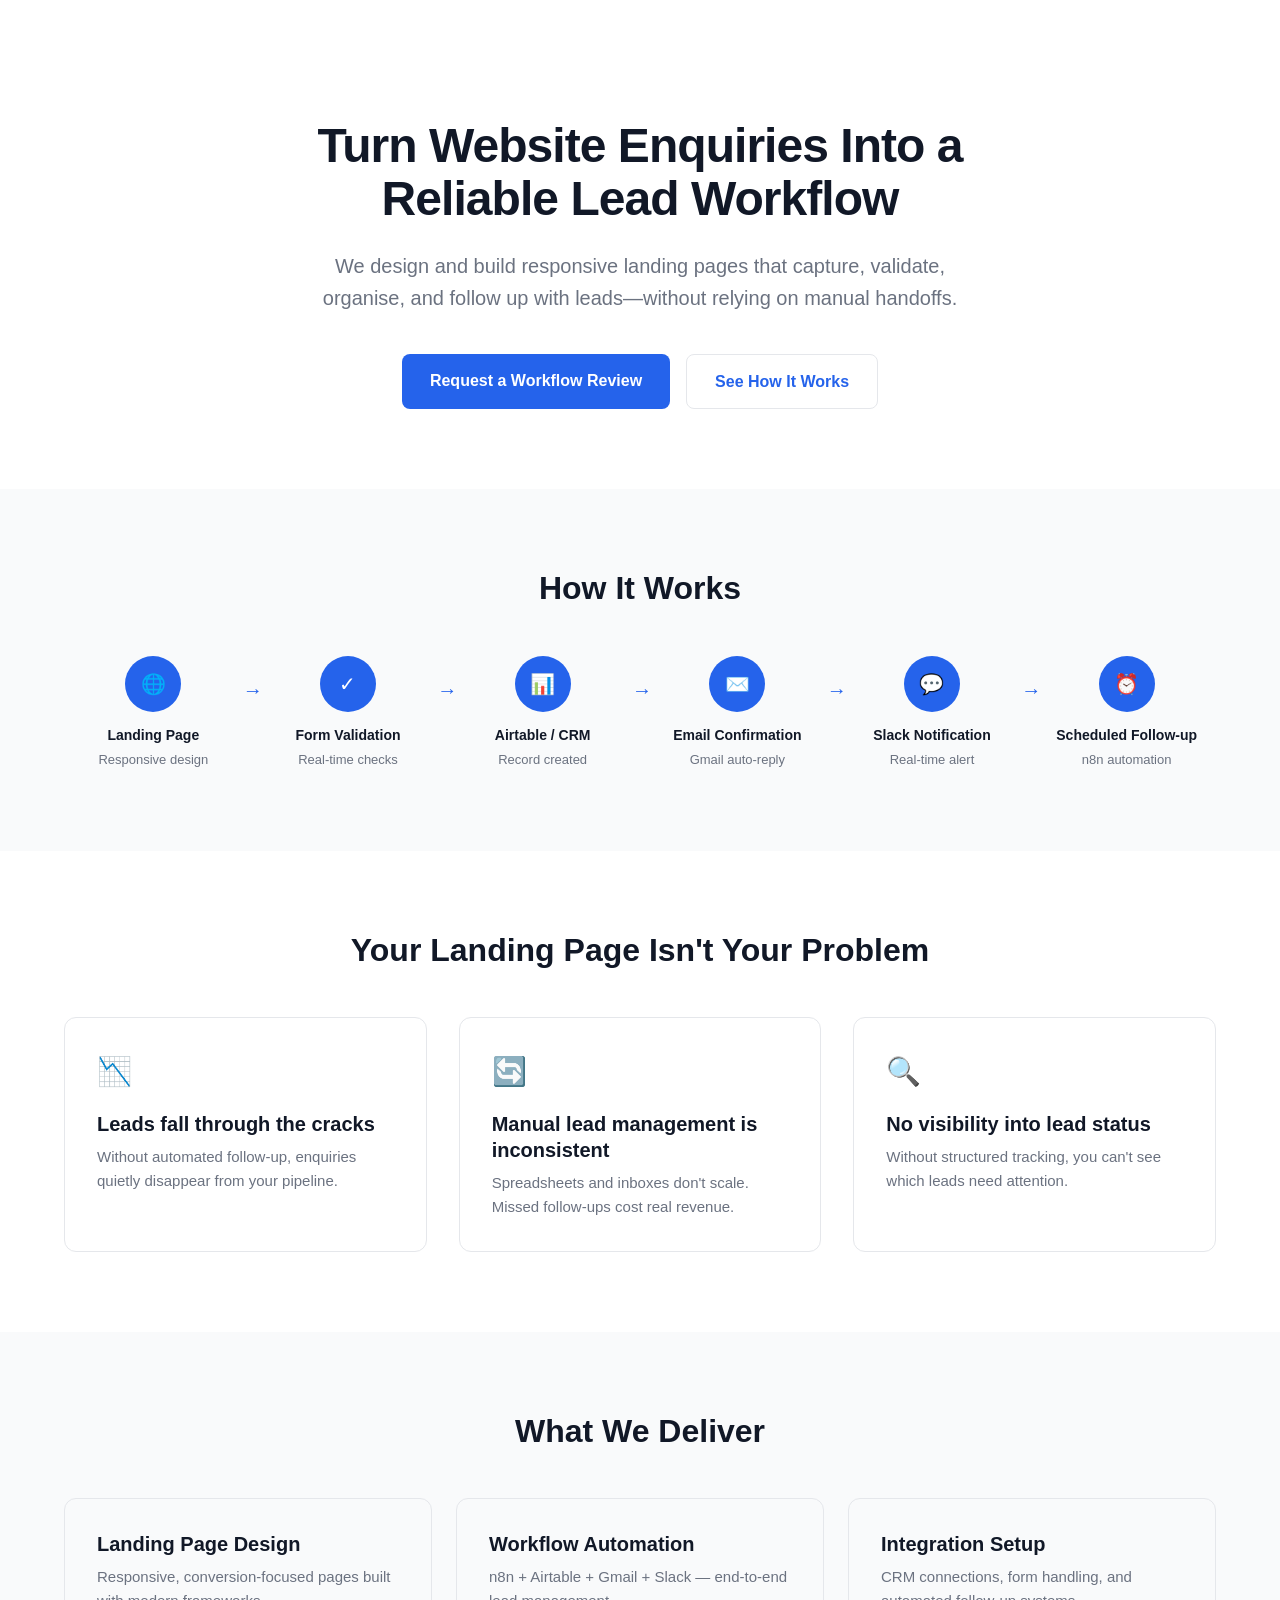
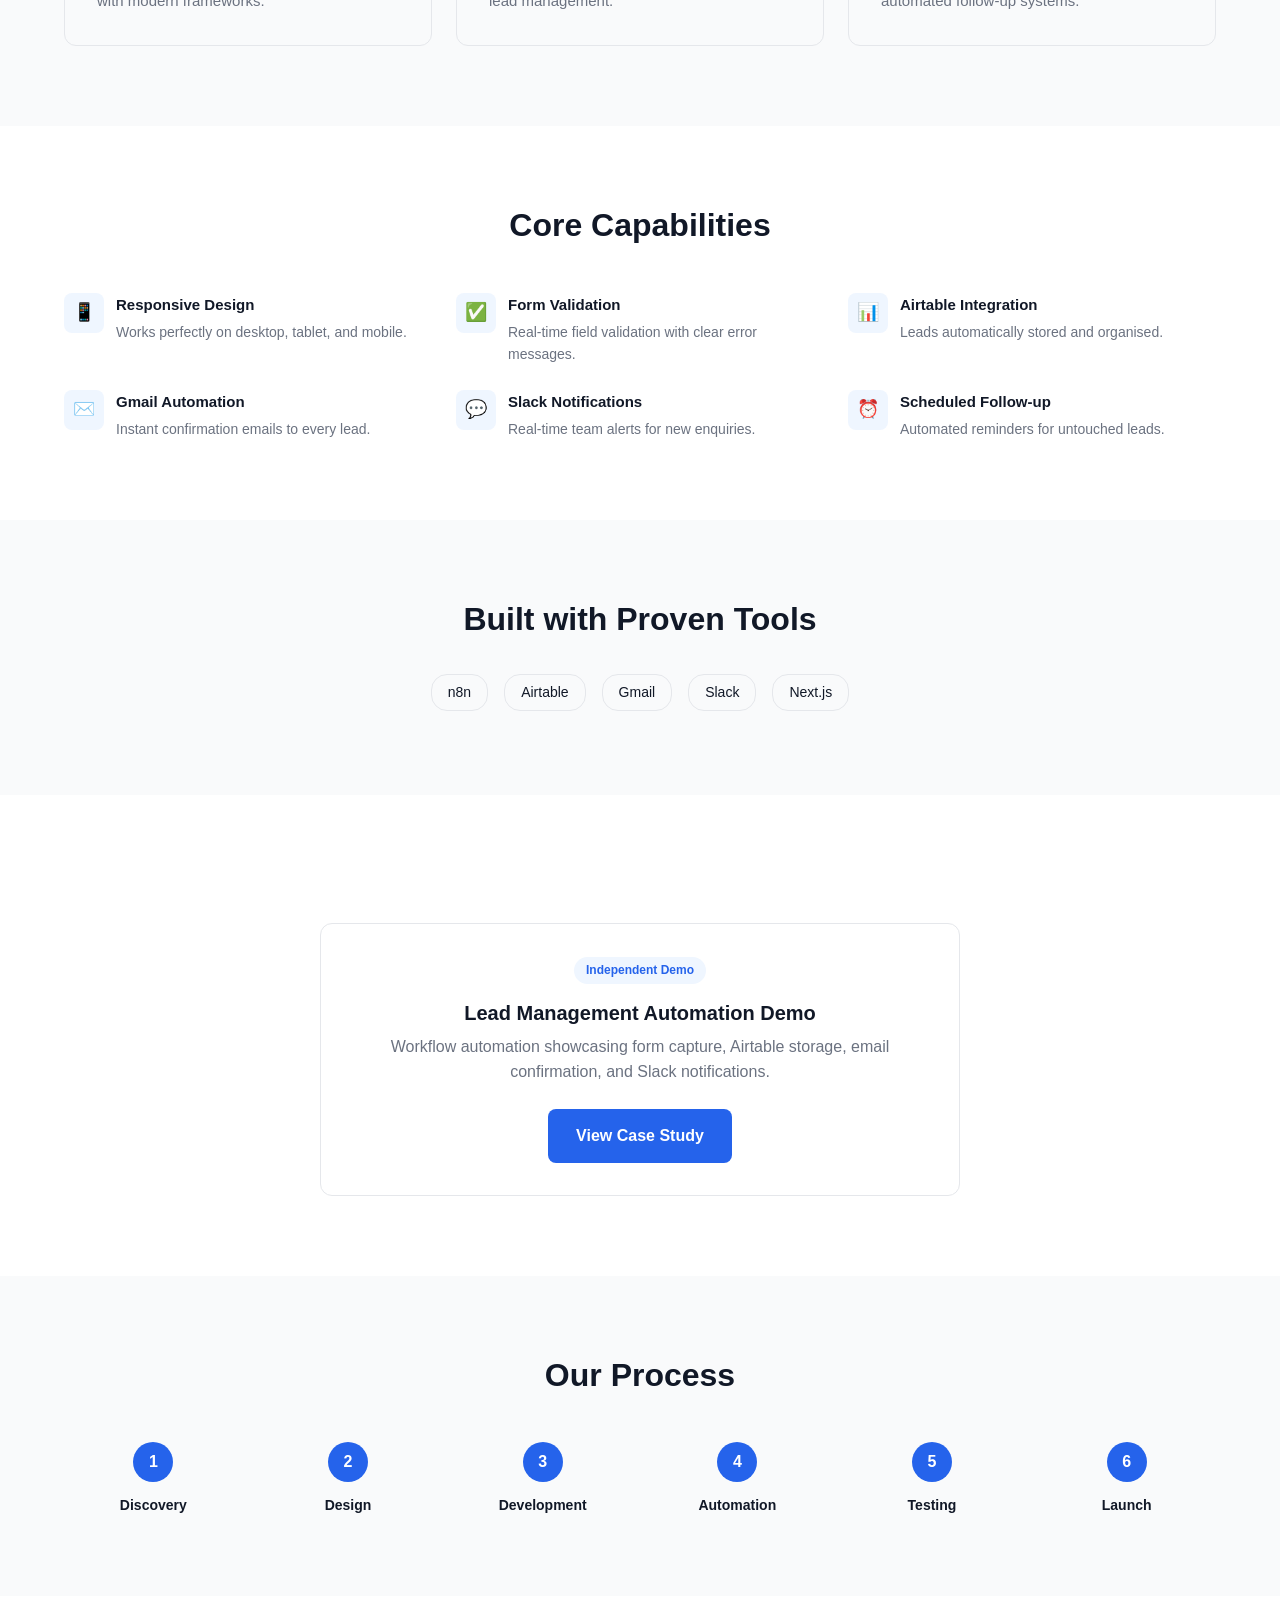
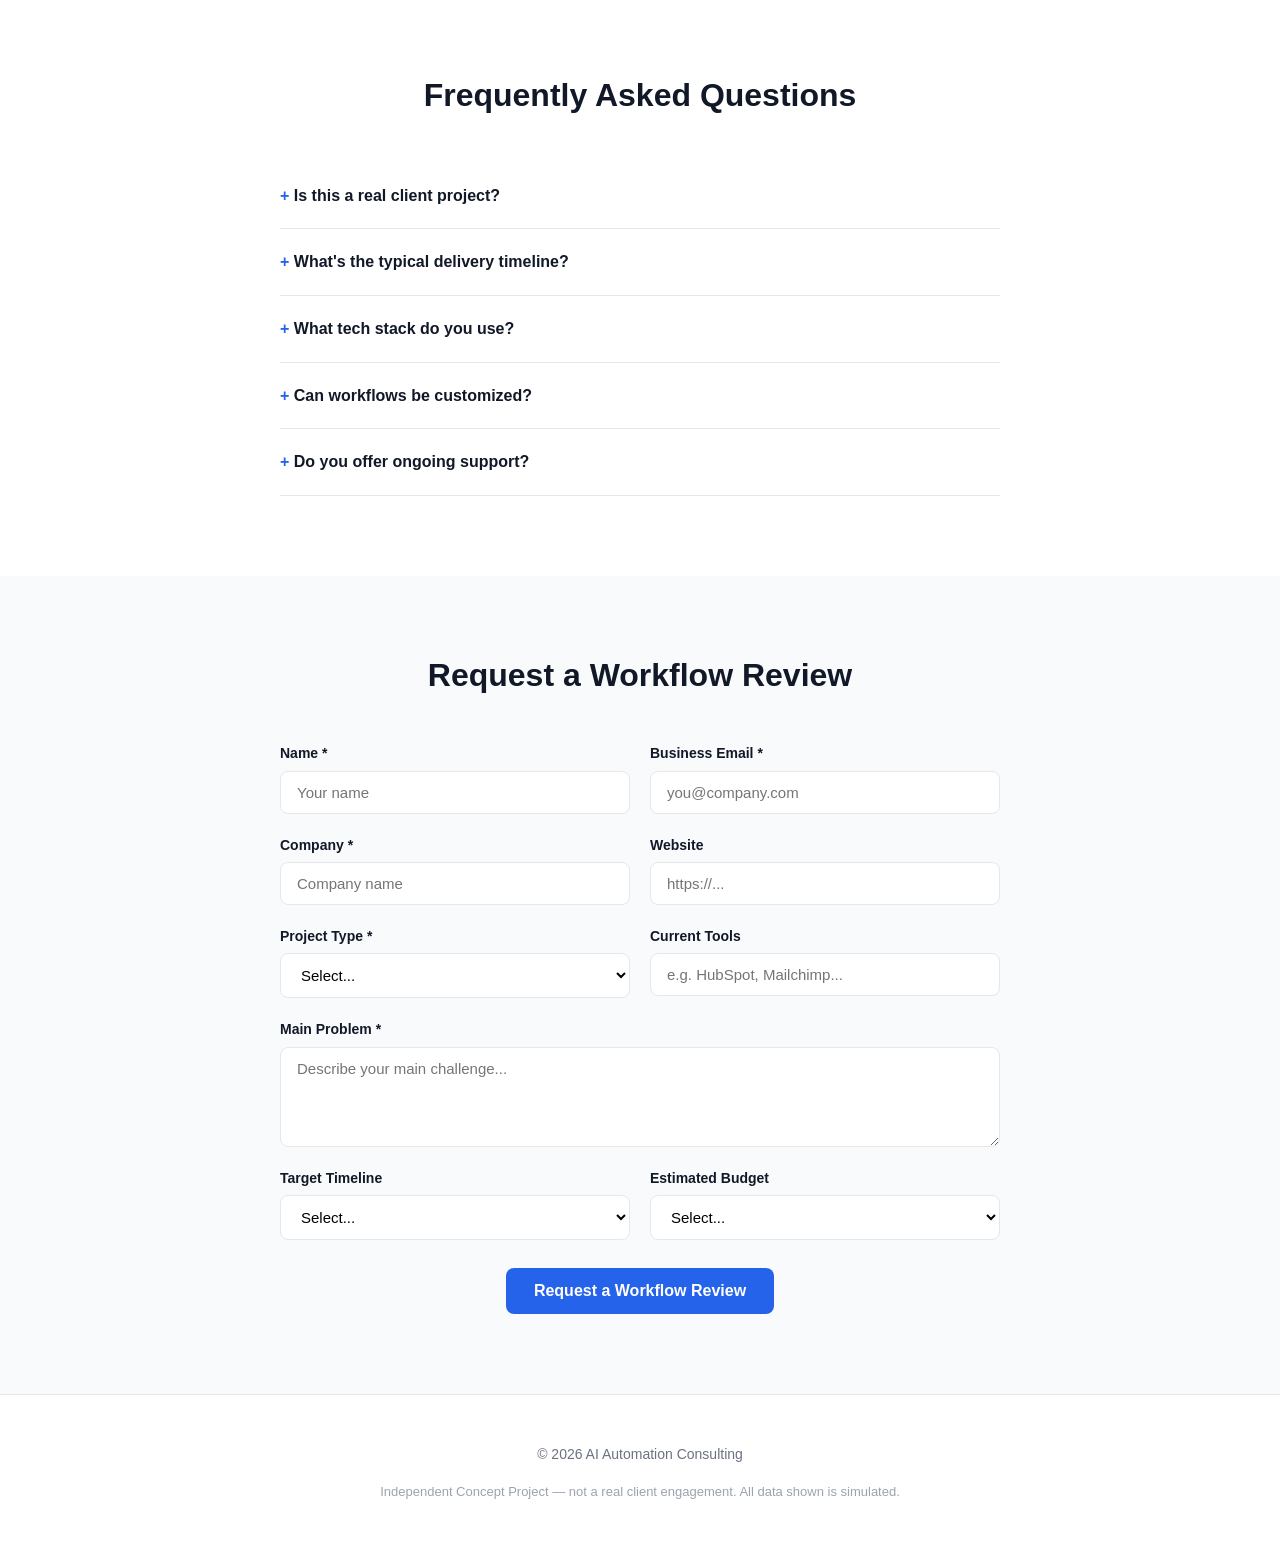
<file: prototypes/direction-a/index.html>
<!DOCTYPE html>
<html lang="en">
<head>
<meta charset="UTF-8">
<meta name="viewport" content="width=device-width, initial-scale=1.0">
<title>Direction A — Clean Professional | PORTFOLIO-LP-001</title>
<style>
  :root {
    --primary: #2563EB;
    --primary-dark: #1E40AF;
    --primary-light: #3B82F6;
    --bg: #FFFFFF;
    --surface: #F9FAFB;
    --text: #111827;
    --text-secondary: #6B7280;
    --border: #E5E7EB;
    --radius: 8px;
    --radius-card: 12px;
    --radius-pill: 16px;
  }
  *, *::before, *::after { box-sizing: border-box; margin: 0; padding: 0; }
  html { scroll-behavior: smooth; }
  body { font-family: 'Inter', -apple-system, BlinkMacSystemFont, 'Segoe UI', sans-serif; color: var(--text); background: var(--bg); line-height: 1.6; }
  .container { max-width: 1200px; margin: 0 auto; padding: 0 24px; }
  section { padding: 80px 0; }
  h1 { font-size: 48px; font-weight: 700; line-height: 1.1; letter-spacing: -0.02em; }
  h2 { font-size: 32px; font-weight: 700; line-height: 1.2; margin-bottom: 16px; }
  h3 { font-size: 20px; font-weight: 600; line-height: 1.3; }
  p { font-size: 16px; color: var(--text-secondary); }
  a { color: var(--primary); text-decoration: none; }
  .btn { display: inline-block; padding: 14px 28px; border-radius: var(--radius); font-size: 16px; font-weight: 600; cursor: pointer; transition: all 0.2s; border: none; }
  .btn-primary { background: var(--primary); color: #fff; }
  .btn-primary:hover { background: var(--primary-dark); }
  .btn-secondary { background: transparent; color: var(--primary); border: 1px solid var(--border); }
  .btn-secondary:hover { border-color: var(--primary); }
  .badge { display: inline-block; padding: 4px 12px; border-radius: var(--radius-pill); font-size: 12px; font-weight: 600; background: #EFF6FF; color: var(--primary); }
  .pill { display: inline-block; padding: 6px 16px; border-radius: var(--radius-pill); font-size: 14px; font-weight: 500; background: var(--surface); border: 1px solid var(--border); color: var(--text); margin: 4px; }

  /* Hero */
  .hero { padding: 120px 0 80px; text-align: center; }
  .hero h1 { max-width: 800px; margin: 0 auto 24px; }
  .hero p { font-size: 20px; max-width: 640px; margin: 0 auto 40px; }
  .hero .ctas { display: flex; gap: 16px; justify-content: center; flex-wrap: wrap; }

  /* Connected Workflow */
  .workflow { background: var(--surface); }
  .workflow-steps { display: grid; grid-template-columns: repeat(6, 1fr); gap: 16px; margin-top: 48px; position: relative; }
  .workflow-step { text-align: center; position: relative; }
  .workflow-step .icon { width: 56px; height: 56px; border-radius: 50%; background: var(--primary); color: #fff; display: flex; align-items: center; justify-content: center; margin: 0 auto 12px; font-size: 20px; }
  .workflow-step .label { font-size: 14px; font-weight: 600; color: var(--text); }
  .workflow-step .desc { font-size: 13px; color: var(--text-secondary); margin-top: 4px; }
  .workflow-step:not(:last-child)::after { content: '→'; position: absolute; right: -20px; top: 18px; color: var(--primary); font-size: 20px; font-weight: 700; }

  /* Problem */
  .problem-grid { display: grid; grid-template-columns: repeat(3, 1fr); gap: 32px; margin-top: 48px; }
  .problem-card { padding: 32px; border-radius: var(--radius-card); border: 1px solid var(--border); }
  .problem-card .icon { font-size: 28px; margin-bottom: 16px; }
  .problem-card h3 { margin-bottom: 8px; }
  .problem-card p { font-size: 15px; }

  /* Services */
  .services-grid { display: grid; grid-template-columns: repeat(3, 1fr); gap: 24px; margin-top: 48px; }
  .service-card { padding: 32px; border-radius: var(--radius-card); border: 1px solid var(--border); transition: box-shadow 0.2s; }
  .service-card:hover { box-shadow: 0 4px 12px rgba(0,0,0,0.08); }
  .service-card h3 { margin-bottom: 8px; }
  .service-card p { font-size: 15px; }

  /* Features */
  .features-grid { display: grid; grid-template-columns: repeat(3, 1fr); gap: 24px; margin-top: 48px; }
  .feature-item { display: flex; align-items: flex-start; gap: 12px; }
  .feature-item .icon { width: 40px; height: 40px; border-radius: 8px; background: #EFF6FF; color: var(--primary); display: flex; align-items: center; justify-content: center; flex-shrink: 0; font-size: 18px; }
  .feature-item h4 { font-size: 15px; font-weight: 600; margin-bottom: 4px; }
  .feature-item p { font-size: 14px; }

  /* Tech Stack */
  .tech-stack { text-align: center; }
  .tech-pills { display: flex; flex-wrap: wrap; justify-content: center; gap: 8px; margin-top: 32px; }

  /* Case Study */
  .case-card { max-width: 640px; margin: 48px auto 0; padding: 32px; border-radius: var(--radius-card); border: 1px solid var(--border); text-align: center; }
  .case-card h3 { margin-bottom: 8px; }
  .case-card p { margin-bottom: 24px; }

  /* Process */
  .process-steps { display: grid; grid-template-columns: repeat(6, 1fr); gap: 16px; margin-top: 48px; }
  .process-step { text-align: center; }
  .process-step .num { width: 40px; height: 40px; border-radius: 50%; background: var(--primary); color: #fff; display: flex; align-items: center; justify-content: center; margin: 0 auto 12px; font-size: 16px; font-weight: 700; }
  .process-step .label { font-size: 14px; font-weight: 600; }

  /* FAQ */
  .faq-list { max-width: 720px; margin: 48px auto 0; }
  .faq-item { border-bottom: 1px solid var(--border); padding: 20px 0; }
  .faq-item summary { font-size: 16px; font-weight: 600; cursor: pointer; list-style: none; }
  .faq-item summary::before { content: '+ '; color: var(--primary); }
  .faq-item[open] summary::before { content: '− '; }
  .faq-item p { margin-top: 12px; font-size: 15px; }

  /* Lead Form */
  .lead-form { background: var(--surface); }
  .form-grid { display: grid; grid-template-columns: repeat(2, 1fr); gap: 20px; max-width: 720px; margin: 48px auto 0; }
  .form-group { display: flex; flex-direction: column; gap: 6px; }
  .form-group.full { grid-column: 1 / -1; }
  .form-group label { font-size: 14px; font-weight: 600; color: var(--text); }
  .form-group input, .form-group select, .form-group textarea { padding: 12px 16px; border: 1px solid var(--border); border-radius: var(--radius); font-size: 15px; font-family: inherit; background: #fff; }
  .form-group textarea { min-height: 100px; resize: vertical; }
  .form-group input:focus, .form-group select:focus, .form-group textarea:focus { outline: none; border-color: var(--primary); box-shadow: 0 0 0 3px rgba(37,99,235,0.1); }
  .form-submit { grid-column: 1 / -1; text-align: center; margin-top: 8px; }

  /* Footer */
  footer { padding: 48px 0; border-top: 1px solid var(--border); text-align: center; }
  footer p { font-size: 14px; color: var(--text-secondary); }
  footer .disclaimer { margin-top: 16px; font-size: 13px; color: #9CA3AF; }

  /* Mobile */
  @media (max-width: 768px) {
    h1 { font-size: 32px; }
    h2 { font-size: 24px; }
    section { padding: 48px 0; }
    .hero { padding: 80px 0 48px; }
    .workflow-steps, .process-steps { grid-template-columns: 1fr; gap: 24px; }
    .workflow-step:not(:last-child)::after { content: '↓'; right: auto; top: auto; bottom: -16px; left: 50%; transform: translateX(-50%); }
    .problem-grid, .services-grid, .features-grid { grid-template-columns: 1fr; }
    .form-grid { grid-template-columns: 1fr; }
    .form-group.full { grid-column: auto; }
  }
</style>
</head>
<body>

<!-- Hero -->
<section class="hero">
  <div class="container">
    <h1>Turn Website Enquiries Into a Reliable Lead Workflow</h1>
    <p>We design and build responsive landing pages that capture, validate, organise, and follow up with leads—without relying on manual handoffs.</p>
    <div class="ctas">
      <a href="#lead-form" class="btn btn-primary">Request a Workflow Review</a>
      <a href="#workflow" class="btn btn-secondary">See How It Works</a>
    </div>
  </div>
</section>

<!-- Connected Workflow -->
<section id="workflow" class="workflow">
  <div class="container">
    <h2 style="text-align:center;">How It Works</h2>
    <div class="workflow-steps">
      <div class="workflow-step">
        <div class="icon">🌐</div>
        <div class="label">Landing Page</div>
        <div class="desc">Responsive design</div>
      </div>
      <div class="workflow-step">
        <div class="icon">✓</div>
        <div class="label">Form Validation</div>
        <div class="desc">Real-time checks</div>
      </div>
      <div class="workflow-step">
        <div class="icon">📊</div>
        <div class="label">Airtable / CRM</div>
        <div class="desc">Record created</div>
      </div>
      <div class="workflow-step">
        <div class="icon">✉️</div>
        <div class="label">Email Confirmation</div>
        <div class="desc">Gmail auto-reply</div>
      </div>
      <div class="workflow-step">
        <div class="icon">💬</div>
        <div class="label">Slack Notification</div>
        <div class="desc">Real-time alert</div>
      </div>
      <div class="workflow-step">
        <div class="icon">⏰</div>
        <div class="label">Scheduled Follow-up</div>
        <div class="desc">n8n automation</div>
      </div>
    </div>
  </div>
</section>

<!-- Problem Statement -->
<section>
  <div class="container">
    <h2 style="text-align:center;">Your Landing Page Isn't Your Problem</h2>
    <div class="problem-grid">
      <div class="problem-card">
        <div class="icon">📉</div>
        <h3>Leads fall through the cracks</h3>
        <p>Without automated follow-up, enquiries quietly disappear from your pipeline.</p>
      </div>
      <div class="problem-card">
        <div class="icon">🔄</div>
        <h3>Manual lead management is inconsistent</h3>
        <p>Spreadsheets and inboxes don't scale. Missed follow-ups cost real revenue.</p>
      </div>
      <div class="problem-card">
        <div class="icon">🔍</div>
        <h3>No visibility into lead status</h3>
        <p>Without structured tracking, you can't see which leads need attention.</p>
      </div>
    </div>
  </div>
</section>

<!-- Service Cards -->
<section style="background:var(--surface);">
  <div class="container">
    <h2 style="text-align:center;">What We Deliver</h2>
    <div class="services-grid">
      <div class="service-card">
        <h3>Landing Page Design</h3>
        <p>Responsive, conversion-focused pages built with modern frameworks.</p>
      </div>
      <div class="service-card">
        <h3>Workflow Automation</h3>
        <p>n8n + Airtable + Gmail + Slack — end-to-end lead management.</p>
      </div>
      <div class="service-card">
        <h3>Integration Setup</h3>
        <p>CRM connections, form handling, and automated follow-up systems.</p>
      </div>
    </div>
  </div>
</section>

<!-- Features -->
<section>
  <div class="container">
    <h2 style="text-align:center;">Core Capabilities</h2>
    <div class="features-grid">
      <div class="feature-item">
        <div class="icon">📱</div>
        <div><h4>Responsive Design</h4><p>Works perfectly on desktop, tablet, and mobile.</p></div>
      </div>
      <div class="feature-item">
        <div class="icon">✅</div>
        <div><h4>Form Validation</h4><p>Real-time field validation with clear error messages.</p></div>
      </div>
      <div class="feature-item">
        <div class="icon">📊</div>
        <div><h4>Airtable Integration</h4><p>Leads automatically stored and organised.</p></div>
      </div>
      <div class="feature-item">
        <div class="icon">✉️</div>
        <div><h4>Gmail Automation</h4><p>Instant confirmation emails to every lead.</p></div>
      </div>
      <div class="feature-item">
        <div class="icon">💬</div>
        <div><h4>Slack Notifications</h4><p>Real-time team alerts for new enquiries.</p></div>
      </div>
      <div class="feature-item">
        <div class="icon">⏰</div>
        <div><h4>Scheduled Follow-up</h4><p>Automated reminders for untouched leads.</p></div>
      </div>
    </div>
  </div>
</section>

<!-- Tech Stack -->
<section class="tech-stack" style="background:var(--surface);">
  <div class="container">
    <h2>Built with Proven Tools</h2>
    <div class="tech-pills">
      <span class="pill">n8n</span>
      <span class="pill">Airtable</span>
      <span class="pill">Gmail</span>
      <span class="pill">Slack</span>
      <span class="pill">Next.js</span>
    </div>
  </div>
</section>

<!-- Concept Case -->
<section>
  <div class="container">
    <div class="case-card">
      <span class="badge">Independent Demo</span>
      <h3 style="margin-top:16px;">Lead Management Automation Demo</h3>
      <p>Workflow automation showcasing form capture, Airtable storage, email confirmation, and Slack notifications.</p>
      <a href="#" class="btn btn-primary">View Case Study</a>
    </div>
  </div>
</section>

<!-- Process -->
<section style="background:var(--surface);">
  <div class="container">
    <h2 style="text-align:center;">Our Process</h2>
    <div class="process-steps">
      <div class="process-step"><div class="num">1</div><div class="label">Discovery</div></div>
      <div class="process-step"><div class="num">2</div><div class="label">Design</div></div>
      <div class="process-step"><div class="num">3</div><div class="label">Development</div></div>
      <div class="process-step"><div class="num">4</div><div class="label">Automation</div></div>
      <div class="process-step"><div class="num">5</div><div class="label">Testing</div></div>
      <div class="process-step"><div class="num">6</div><div class="label">Launch</div></div>
    </div>
  </div>
</section>

<!-- FAQ -->
<section>
  <div class="container">
    <h2 style="text-align:center;">Frequently Asked Questions</h2>
    <div class="faq-list">
      <details class="faq-item">
        <summary>Is this a real client project?</summary>
        <p>Independent concept project showcasing technical capabilities.</p>
      </details>
      <details class="faq-item">
        <summary>What's the typical delivery timeline?</summary>
        <p>Depends on project complexity, typically 2-6 weeks.</p>
      </details>
      <details class="faq-item">
        <summary>What tech stack do you use?</summary>
        <p>Next.js + n8n + Airtable</p>
      </details>
      <details class="faq-item">
        <summary>Can workflows be customized?</summary>
        <p>Workflows are designed based on specific requirements.</p>
      </details>
      <details class="faq-item">
        <summary>Do you offer ongoing support?</summary>
        <p>Support options can be discussed.</p>
      </details>
    </div>
  </div>
</section>

<!-- Lead Form -->
<section id="lead-form" class="lead-form">
  <div class="container">
    <h2 style="text-align:center;">Request a Workflow Review</h2>
    <form class="form-grid" onsubmit="event.preventDefault(); alert('Thank you! This is a demo form — no data is submitted.');">
      <div class="form-group">
        <label>Name *</label>
        <input type="text" required placeholder="Your name">
      </div>
      <div class="form-group">
        <label>Business Email *</label>
        <input type="email" required placeholder="you@company.com">
      </div>
      <div class="form-group">
        <label>Company *</label>
        <input type="text" required placeholder="Company name">
      </div>
      <div class="form-group">
        <label>Website</label>
        <input type="url" placeholder="https://...">
      </div>
      <div class="form-group">
        <label>Project Type *</label>
        <select required>
          <option value="">Select...</option>
          <option>Landing Page + Automation</option>
          <option>Automation Only</option>
          <option>Landing Page Only</option>
          <option>Other</option>
        </select>
      </div>
      <div class="form-group">
        <label>Current Tools</label>
        <input type="text" placeholder="e.g. HubSpot, Mailchimp...">
      </div>
      <div class="form-group full">
        <label>Main Problem *</label>
        <textarea required placeholder="Describe your main challenge..."></textarea>
      </div>
      <div class="form-group">
        <label>Target Timeline</label>
        <select>
          <option value="">Select...</option>
          <option>ASAP</option>
          <option>1-2 weeks</option>
          <option>2-4 weeks</option>
          <option>1-2 months</option>
          <option>No rush</option>
        </select>
      </div>
      <div class="form-group">
        <label>Estimated Budget</label>
        <select>
          <option value="">Select...</option>
          <option>Under $500</option>
          <option>$500 - $1,000</option>
          <option>$1,000 - $2,500</option>
          <option>$2,500 - $5,000</option>
          <option>$5,000+</option>
        </select>
      </div>
      <div class="form-submit">
        <button type="submit" class="btn btn-primary">Request a Workflow Review</button>
      </div>
    </form>
  </div>
</section>

<!-- Footer -->
<footer>
  <div class="container">
    <p>© 2026 AI Automation Consulting</p>
    <p class="disclaimer">Independent Concept Project — not a real client engagement. All data shown is simulated.</p>
  </div>
</footer>

</body>
</html>
</file>
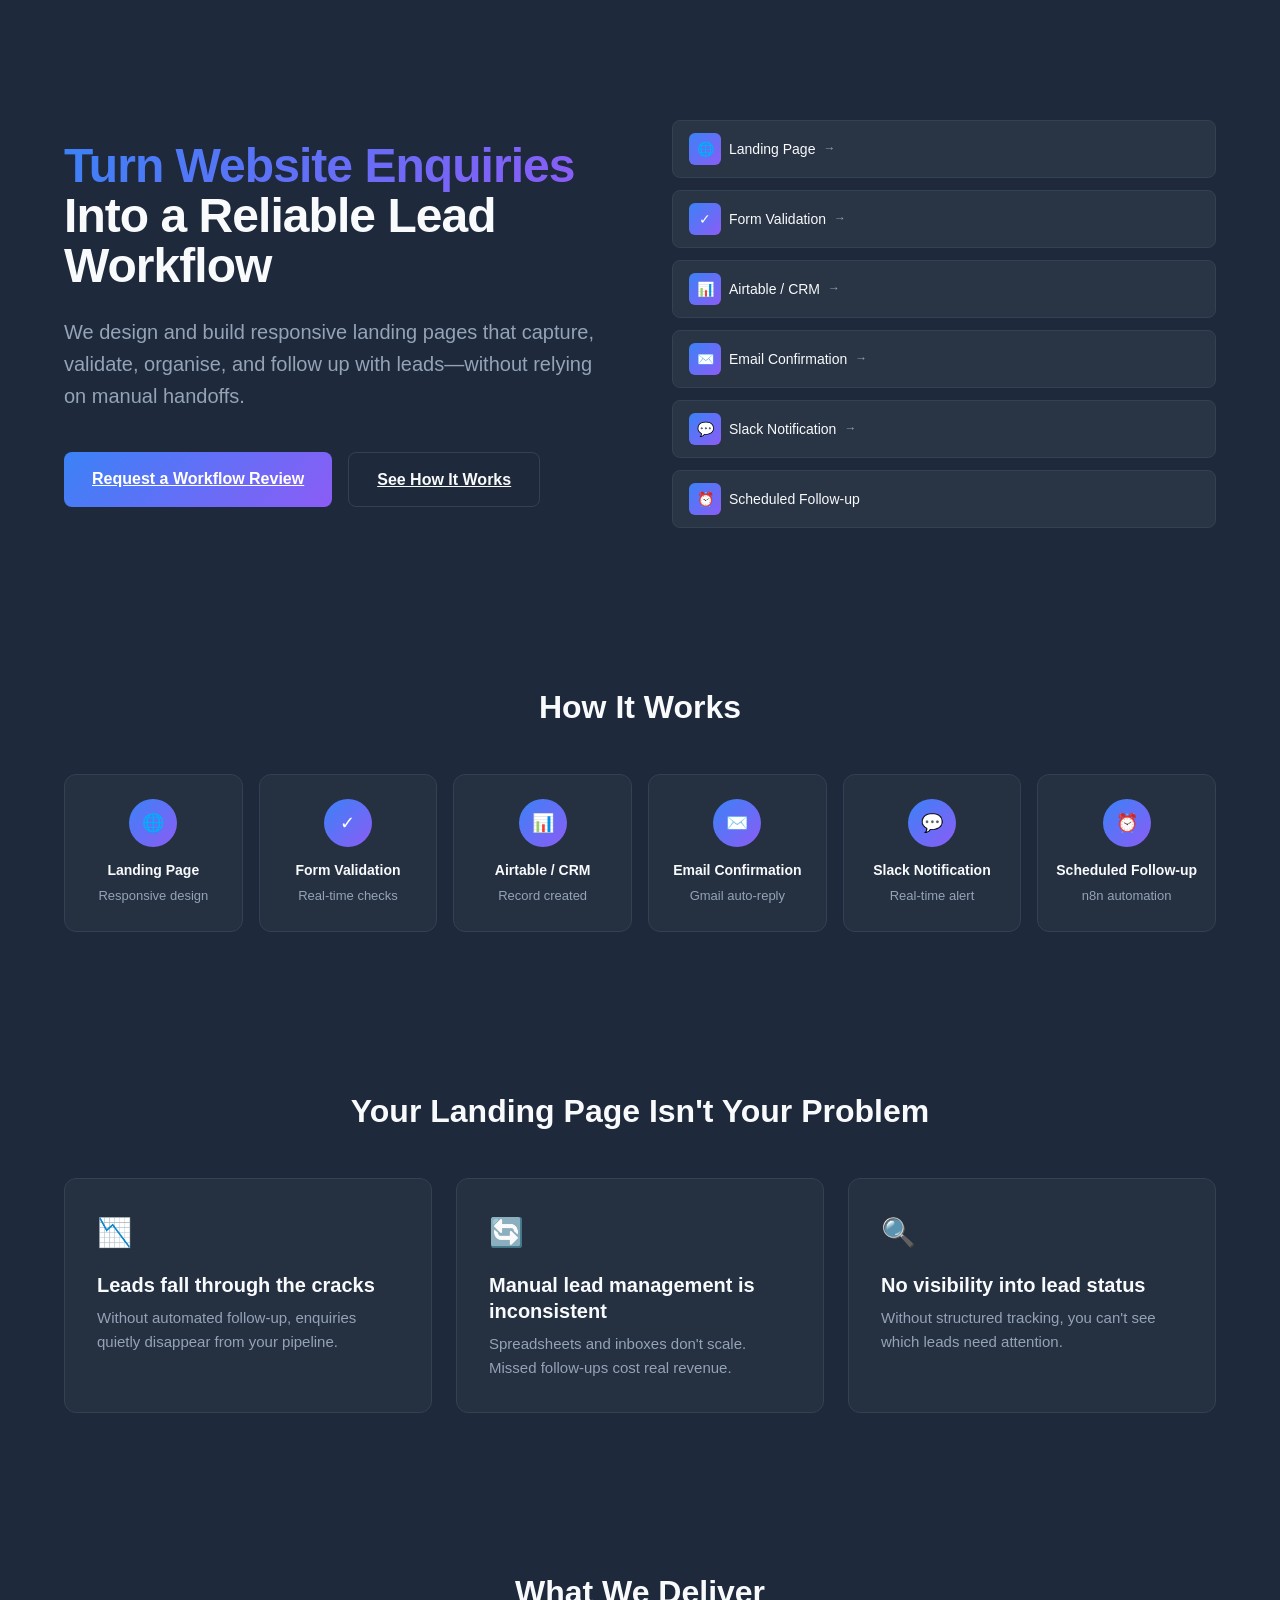
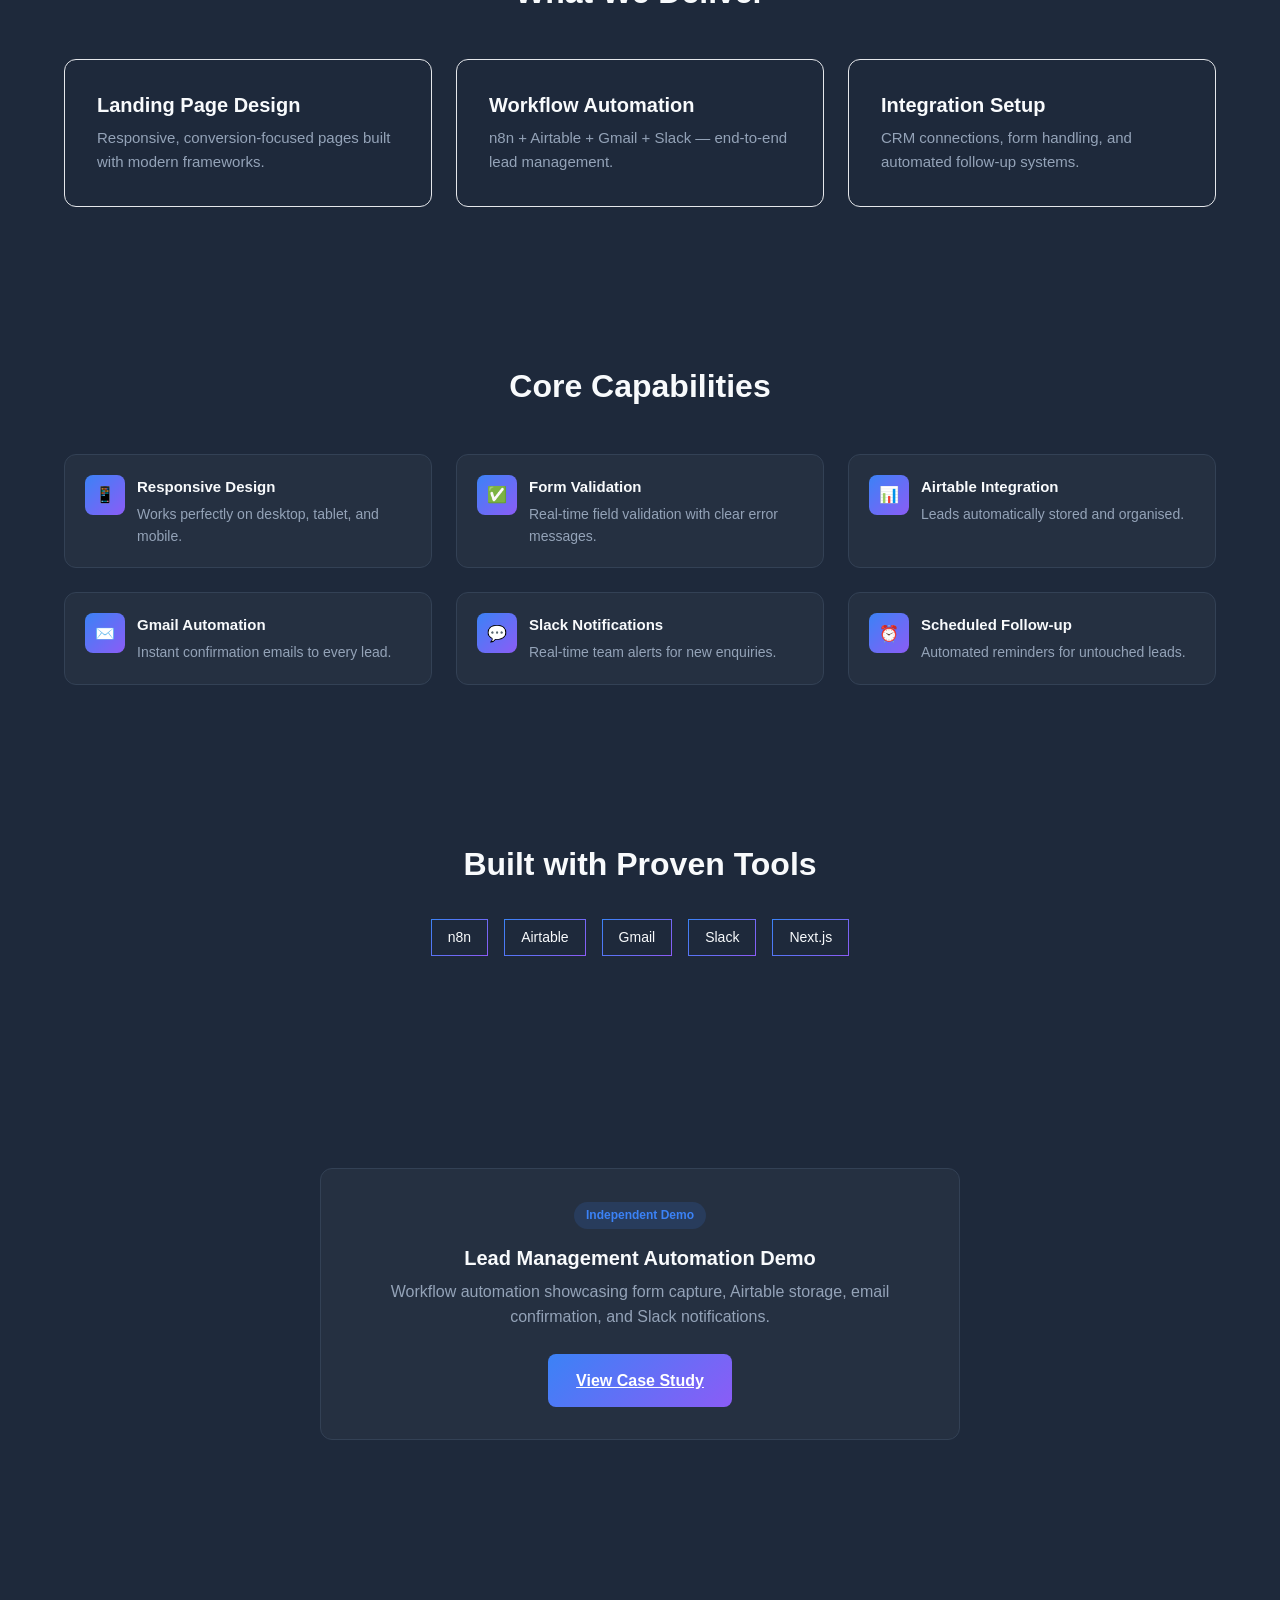
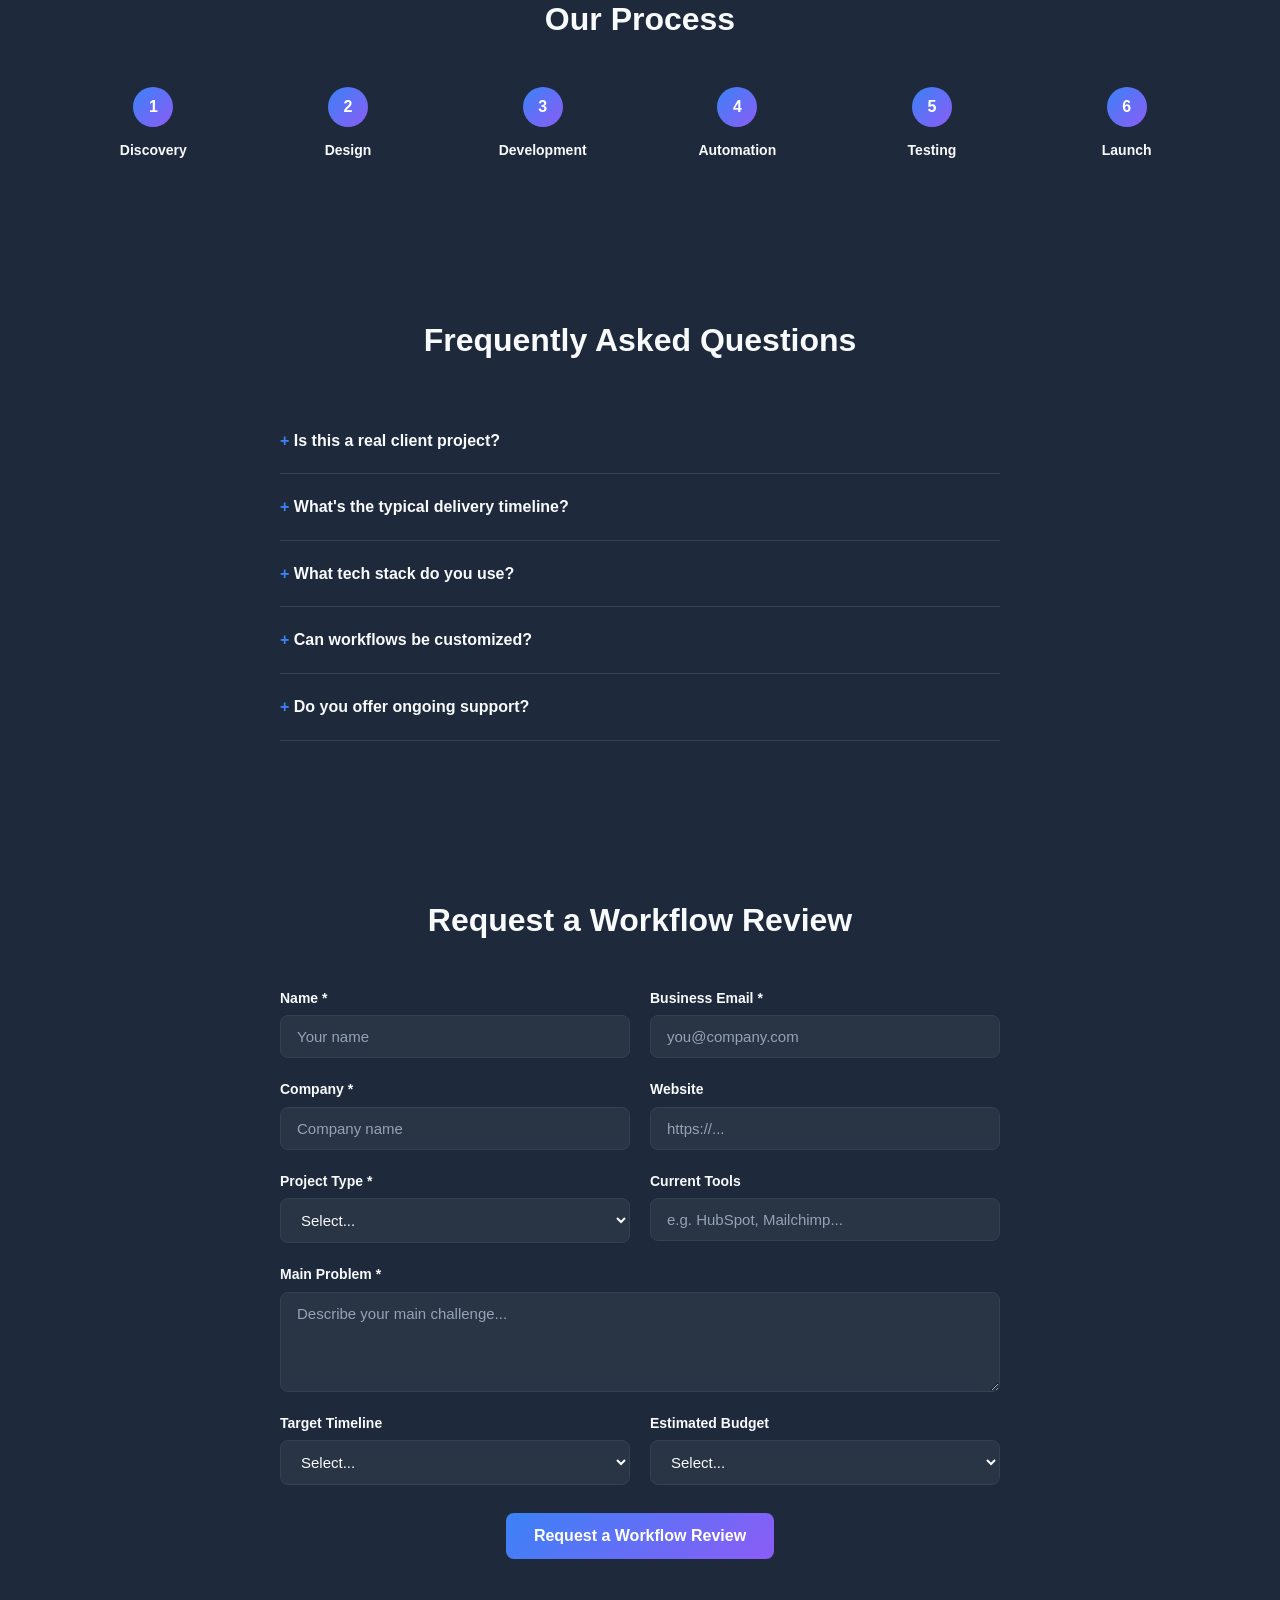
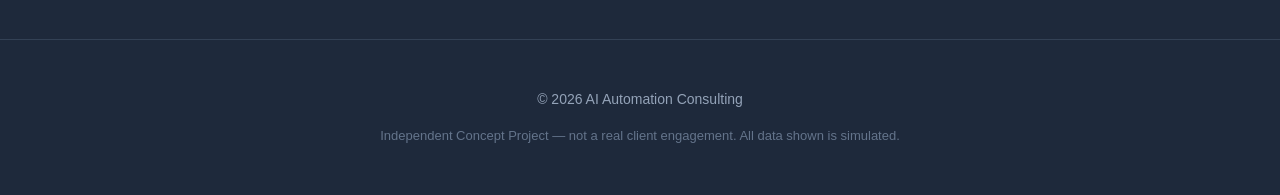
<file: prototypes/direction-b/index.html>
<!DOCTYPE html>
<html lang="en">
<head>
<meta charset="UTF-8">
<meta name="viewport" content="width=device-width, initial-scale=1.0">
<title>Direction B — Modern Tech-Forward | PORTFOLIO-LP-001</title>
<style>
  :root {
    --bg-light: #FFFFFF;
    --bg-dark: #1E293B;
    --surface: #F8FAFC;
    --gradient-start: #3B82F6;
    --gradient-end: #8B5CF6;
    --accent: #06B6D4;
    --text: #111827;
    --text-secondary: #6B7280;
    --text-on-dark: #F8FAFC;
    --text-secondary-dark: #94A3B8;
    --border: #E5E7EB;
    --border-dark: #334155;
    --radius: 8px;
    --radius-card: 12px;
    --radius-pill: 16px;
  }
  *, *::before, *::after { box-sizing: border-box; margin: 0; padding: 0; }
  html { scroll-behavior: smooth; }
  body { font-family: 'Inter', -apple-system, BlinkMacSystemFont, 'Segoe UI', sans-serif; color: var(--text); background: var(--bg-light); line-height: 1.6; }
  .container { max-width: 1200px; margin: 0 auto; padding: 0 24px; }
  section { padding: 80px 0; }
  .dark { background: var(--bg-dark); color: var(--text-on-dark); }
  .dark p { color: var(--text-secondary-dark); }
  h1 { font-size: 48px; font-weight: 800; line-height: 1.05; letter-spacing: -0.02em; }
  h2 { font-size: 32px; font-weight: 700; line-height: 1.2; margin-bottom: 16px; }
  h3 { font-size: 20px; font-weight: 600; line-height: 1.3; }
  p { font-size: 16px; color: var(--text-secondary); }
  .gradient-text { background: linear-gradient(135deg, var(--gradient-start), var(--gradient-end)); -webkit-background-clip: text; -webkit-text-fill-color: transparent; background-clip: text; }
  .btn { display: inline-block; padding: 14px 28px; border-radius: var(--radius); font-size: 16px; font-weight: 600; cursor: pointer; transition: all 0.2s; border: none; }
  .btn-gradient { background: linear-gradient(135deg, var(--gradient-start), var(--gradient-end)); color: #fff; }
  .btn-gradient:hover { opacity: 0.9; transform: translateY(-1px); }
  .btn-ghost { background: transparent; color: var(--text-on-dark); border: 1px solid var(--border-dark); }
  .btn-ghost:hover { border-color: var(--gradient-start); }
  .badge { display: inline-block; padding: 4px 12px; border-radius: var(--radius-pill); font-size: 12px; font-weight: 600; background: rgba(59,130,246,0.15); color: var(--gradient-start); }
  .pill { display: inline-block; padding: 6px 16px; border-radius: var(--radius-pill); font-size: 14px; font-weight: 500; border: 1px solid var(--border-dark); color: var(--text-on-dark); margin: 4px; }
  .pill-gradient { border-image: linear-gradient(135deg, var(--gradient-start), var(--gradient-end)) 1; border-width: 1px; border-style: solid; }

  /* Hero */
  .hero { padding: 120px 0 80px; }
  .hero-grid { display: grid; grid-template-columns: 1fr 1fr; gap: 64px; align-items: center; }
  .hero h1 { margin-bottom: 24px; }
  .hero p { font-size: 20px; margin-bottom: 40px; }
  .hero .ctas { display: flex; gap: 16px; flex-wrap: wrap; }
  .hero-visual { display: flex; flex-direction: column; gap: 12px; }
  .workflow-mini { display: flex; align-items: center; gap: 8px; padding: 12px 16px; background: rgba(255,255,255,0.05); border: 1px solid var(--border-dark); border-radius: var(--radius); }
  .workflow-mini .icon { width: 32px; height: 32px; border-radius: 6px; background: linear-gradient(135deg, var(--gradient-start), var(--gradient-end)); color: #fff; display: flex; align-items: center; justify-content: center; font-size: 14px; flex-shrink: 0; }
  .workflow-mini .label { font-size: 14px; font-weight: 500; color: var(--text-on-dark); }
  .workflow-mini .arrow { color: var(--text-secondary-dark); font-size: 12px; }

  /* Connected Workflow */
  .workflow { background: var(--bg-dark); }
  .workflow-steps { display: grid; grid-template-columns: repeat(6, 1fr); gap: 16px; margin-top: 48px; }
  .workflow-step { text-align: center; position: relative; padding: 24px 16px; border-radius: var(--radius-card); border: 1px solid var(--border-dark); background: rgba(255,255,255,0.03); transition: border-color 0.2s; }
  .workflow-step:hover { border-color: var(--gradient-start); }
  .workflow-step .icon { width: 48px; height: 48px; border-radius: 50%; background: linear-gradient(135deg, var(--gradient-start), var(--gradient-end)); color: #fff; display: flex; align-items: center; justify-content: center; margin: 0 auto 12px; font-size: 18px; }
  .workflow-step .label { font-size: 14px; font-weight: 600; color: var(--text-on-dark); }
  .workflow-step .desc { font-size: 13px; color: var(--text-secondary-dark); margin-top: 4px; }

  /* Problem */
  .problem-grid { display: grid; grid-template-columns: repeat(3, 1fr); gap: 24px; margin-top: 48px; }
  .problem-card { padding: 32px; border-radius: var(--radius-card); border: 1px solid var(--border-dark); background: rgba(255,255,255,0.03); }
  .problem-card .icon { font-size: 28px; margin-bottom: 16px; }
  .problem-card h3 { margin-bottom: 8px; color: var(--text-on-dark); }
  .problem-card p { font-size: 15px; }

  /* Services */
  .services-grid { display: grid; grid-template-columns: repeat(3, 1fr); gap: 24px; margin-top: 48px; }
  .service-card { padding: 32px; border-radius: var(--radius-card); border: 1px solid var(--border); transition: all 0.2s; }
  .service-card:hover { border-color: var(--gradient-start); box-shadow: 0 4px 20px rgba(59,130,246,0.1); }
  .service-card h3 { margin-bottom: 8px; }
  .service-card p { font-size: 15px; }

  /* Features */
  .features-grid { display: grid; grid-template-columns: repeat(3, 1fr); gap: 24px; margin-top: 48px; }
  .feature-item { display: flex; align-items: flex-start; gap: 12px; padding: 20px; border-radius: var(--radius-card); border: 1px solid var(--border-dark); background: rgba(255,255,255,0.03); }
  .feature-item .icon { width: 40px; height: 40px; border-radius: 8px; background: linear-gradient(135deg, var(--gradient-start), var(--gradient-end)); color: #fff; display: flex; align-items: center; justify-content: center; flex-shrink: 0; font-size: 16px; }
  .feature-item h4 { font-size: 15px; font-weight: 600; margin-bottom: 4px; color: var(--text-on-dark); }
  .feature-item p { font-size: 14px; }

  /* Tech Stack */
  .tech-stack { text-align: center; }
  .tech-pills { display: flex; flex-wrap: wrap; justify-content: center; gap: 8px; margin-top: 32px; }

  /* Case Study */
  .case-card { max-width: 640px; margin: 48px auto 0; padding: 32px; border-radius: var(--radius-card); border: 1px solid var(--border-dark); background: rgba(255,255,255,0.03); text-align: center; }
  .case-card h3 { margin-bottom: 8px; color: var(--text-on-dark); }
  .case-card p { margin-bottom: 24px; }

  /* Process */
  .process-steps { display: grid; grid-template-columns: repeat(6, 1fr); gap: 16px; margin-top: 48px; }
  .process-step { text-align: center; }
  .process-step .num { width: 40px; height: 40px; border-radius: 50%; background: linear-gradient(135deg, var(--gradient-start), var(--gradient-end)); color: #fff; display: flex; align-items: center; justify-content: center; margin: 0 auto 12px; font-size: 16px; font-weight: 700; }
  .process-step .label { font-size: 14px; font-weight: 600; color: var(--text-on-dark); }

  /* FAQ */
  .faq-list { max-width: 720px; margin: 48px auto 0; }
  .faq-item { border-bottom: 1px solid var(--border-dark); padding: 20px 0; }
  .faq-item summary { font-size: 16px; font-weight: 600; cursor: pointer; list-style: none; color: var(--text-on-dark); }
  .faq-item summary::before { content: '+ '; color: var(--gradient-start); }
  .faq-item[open] summary::before { content: '− '; }
  .faq-item p { margin-top: 12px; font-size: 15px; }

  /* Lead Form */
  .lead-form { background: var(--bg-dark); }
  .form-grid { display: grid; grid-template-columns: repeat(2, 1fr); gap: 20px; max-width: 720px; margin: 48px auto 0; }
  .form-group { display: flex; flex-direction: column; gap: 6px; }
  .form-group.full { grid-column: 1 / -1; }
  .form-group label { font-size: 14px; font-weight: 600; color: var(--text-on-dark); }
  .form-group input, .form-group select, .form-group textarea { padding: 12px 16px; border: 1px solid var(--border-dark); border-radius: var(--radius); font-size: 15px; font-family: inherit; background: rgba(255,255,255,0.05); color: var(--text-on-dark); }
  .form-group textarea { min-height: 100px; resize: vertical; }
  .form-group input::placeholder, .form-group textarea::placeholder { color: var(--text-secondary-dark); }
  .form-group input:focus, .form-group select:focus, .form-group textarea:focus { outline: none; border-color: var(--gradient-start); box-shadow: 0 0 0 3px rgba(59,130,246,0.2); }
  .form-submit { grid-column: 1 / -1; text-align: center; margin-top: 8px; }

  /* Footer */
  footer { padding: 48px 0; border-top: 1px solid var(--border-dark); text-align: center; background: var(--bg-dark); }
  footer p { font-size: 14px; color: var(--text-secondary-dark); }
  footer .disclaimer { margin-top: 16px; font-size: 13px; color: #64748B; }

  /* Mobile */
  @media (max-width: 768px) {
    h1 { font-size: 32px; }
    h2 { font-size: 24px; }
    section { padding: 48px 0; }
    .hero { padding: 80px 0 48px; }
    .hero-grid { grid-template-columns: 1fr; gap: 40px; }
    .hero-visual { order: -1; }
    .workflow-steps, .process-steps { grid-template-columns: 1fr; gap: 16px; }
    .problem-grid, .services-grid, .features-grid { grid-template-columns: 1fr; }
    .form-grid { grid-template-columns: 1fr; }
    .form-group.full { grid-column: auto; }
  }
</style>
</head>
<body class="dark">

<!-- Hero -->
<section class="hero dark">
  <div class="container">
    <div class="hero-grid">
      <div>
        <h1><span class="gradient-text">Turn Website Enquiries</span> Into a Reliable Lead Workflow</h1>
        <p>We design and build responsive landing pages that capture, validate, organise, and follow up with leads—without relying on manual handoffs.</p>
        <div class="ctas">
          <a href="#lead-form" class="btn btn-gradient">Request a Workflow Review</a>
          <a href="#workflow" class="btn btn-ghost">See How It Works</a>
        </div>
      </div>
      <div class="hero-visual">
        <div class="workflow-mini"><div class="icon">🌐</div><div class="label">Landing Page</div><div class="arrow">→</div></div>
        <div class="workflow-mini"><div class="icon">✓</div><div class="label">Form Validation</div><div class="arrow">→</div></div>
        <div class="workflow-mini"><div class="icon">📊</div><div class="label">Airtable / CRM</div><div class="arrow">→</div></div>
        <div class="workflow-mini"><div class="icon">✉️</div><div class="label">Email Confirmation</div><div class="arrow">→</div></div>
        <div class="workflow-mini"><div class="icon">💬</div><div class="label">Slack Notification</div><div class="arrow">→</div></div>
        <div class="workflow-mini"><div class="icon">⏰</div><div class="label">Scheduled Follow-up</div></div>
      </div>
    </div>
  </div>
</section>

<!-- Connected Workflow -->
<section id="workflow" class="workflow dark">
  <div class="container">
    <h2 style="text-align:center;">How It Works</h2>
    <div class="workflow-steps">
      <div class="workflow-step">
        <div class="icon">🌐</div>
        <div class="label">Landing Page</div>
        <div class="desc">Responsive design</div>
      </div>
      <div class="workflow-step">
        <div class="icon">✓</div>
        <div class="label">Form Validation</div>
        <div class="desc">Real-time checks</div>
      </div>
      <div class="workflow-step">
        <div class="icon">📊</div>
        <div class="label">Airtable / CRM</div>
        <div class="desc">Record created</div>
      </div>
      <div class="workflow-step">
        <div class="icon">✉️</div>
        <div class="label">Email Confirmation</div>
        <div class="desc">Gmail auto-reply</div>
      </div>
      <div class="workflow-step">
        <div class="icon">💬</div>
        <div class="label">Slack Notification</div>
        <div class="desc">Real-time alert</div>
      </div>
      <div class="workflow-step">
        <div class="icon">⏰</div>
        <div class="label">Scheduled Follow-up</div>
        <div class="desc">n8n automation</div>
      </div>
    </div>
  </div>
</section>

<!-- Problem Statement -->
<section class="dark">
  <div class="container">
    <h2 style="text-align:center;">Your Landing Page Isn't Your Problem</h2>
    <div class="problem-grid">
      <div class="problem-card">
        <div class="icon">📉</div>
        <h3>Leads fall through the cracks</h3>
        <p>Without automated follow-up, enquiries quietly disappear from your pipeline.</p>
      </div>
      <div class="problem-card">
        <div class="icon">🔄</div>
        <h3>Manual lead management is inconsistent</h3>
        <p>Spreadsheets and inboxes don't scale. Missed follow-ups cost real revenue.</p>
      </div>
      <div class="problem-card">
        <div class="icon">🔍</div>
        <h3>No visibility into lead status</h3>
        <p>Without structured tracking, you can't see which leads need attention.</p>
      </div>
    </div>
  </div>
</section>

<!-- Service Cards -->
<section>
  <div class="container">
    <h2 style="text-align:center;">What We Deliver</h2>
    <div class="services-grid">
      <div class="service-card">
        <h3>Landing Page Design</h3>
        <p>Responsive, conversion-focused pages built with modern frameworks.</p>
      </div>
      <div class="service-card">
        <h3>Workflow Automation</h3>
        <p>n8n + Airtable + Gmail + Slack — end-to-end lead management.</p>
      </div>
      <div class="service-card">
        <h3>Integration Setup</h3>
        <p>CRM connections, form handling, and automated follow-up systems.</p>
      </div>
    </div>
  </div>
</section>

<!-- Features -->
<section class="dark">
  <div class="container">
    <h2 style="text-align:center;">Core Capabilities</h2>
    <div class="features-grid">
      <div class="feature-item">
        <div class="icon">📱</div>
        <div><h4>Responsive Design</h4><p>Works perfectly on desktop, tablet, and mobile.</p></div>
      </div>
      <div class="feature-item">
        <div class="icon">✅</div>
        <div><h4>Form Validation</h4><p>Real-time field validation with clear error messages.</p></div>
      </div>
      <div class="feature-item">
        <div class="icon">📊</div>
        <div><h4>Airtable Integration</h4><p>Leads automatically stored and organised.</p></div>
      </div>
      <div class="feature-item">
        <div class="icon">✉️</div>
        <div><h4>Gmail Automation</h4><p>Instant confirmation emails to every lead.</p></div>
      </div>
      <div class="feature-item">
        <div class="icon">💬</div>
        <div><h4>Slack Notifications</h4><p>Real-time team alerts for new enquiries.</p></div>
      </div>
      <div class="feature-item">
        <div class="icon">⏰</div>
        <div><h4>Scheduled Follow-up</h4><p>Automated reminders for untouched leads.</p></div>
      </div>
    </div>
  </div>
</section>

<!-- Tech Stack -->
<section class="tech-stack">
  <div class="container">
    <h2>Built with Proven Tools</h2>
    <div class="tech-pills">
      <span class="pill pill-gradient">n8n</span>
      <span class="pill pill-gradient">Airtable</span>
      <span class="pill pill-gradient">Gmail</span>
      <span class="pill pill-gradient">Slack</span>
      <span class="pill pill-gradient">Next.js</span>
    </div>
  </div>
</section>

<!-- Concept Case -->
<section class="dark">
  <div class="container">
    <div class="case-card">
      <span class="badge">Independent Demo</span>
      <h3 style="margin-top:16px;">Lead Management Automation Demo</h3>
      <p>Workflow automation showcasing form capture, Airtable storage, email confirmation, and Slack notifications.</p>
      <a href="#" class="btn btn-gradient">View Case Study</a>
    </div>
  </div>
</section>

<!-- Process -->
<section class="dark">
  <div class="container">
    <h2 style="text-align:center;">Our Process</h2>
    <div class="process-steps">
      <div class="process-step"><div class="num">1</div><div class="label">Discovery</div></div>
      <div class="process-step"><div class="num">2</div><div class="label">Design</div></div>
      <div class="process-step"><div class="num">3</div><div class="label">Development</div></div>
      <div class="process-step"><div class="num">4</div><div class="label">Automation</div></div>
      <div class="process-step"><div class="num">5</div><div class="label">Testing</div></div>
      <div class="process-step"><div class="num">6</div><div class="label">Launch</div></div>
    </div>
  </div>
</section>

<!-- FAQ -->
<section class="dark">
  <div class="container">
    <h2 style="text-align:center;">Frequently Asked Questions</h2>
    <div class="faq-list">
      <details class="faq-item">
        <summary>Is this a real client project?</summary>
        <p>Independent concept project showcasing technical capabilities.</p>
      </details>
      <details class="faq-item">
        <summary>What's the typical delivery timeline?</summary>
        <p>Depends on project complexity, typically 2-6 weeks.</p>
      </details>
      <details class="faq-item">
        <summary>What tech stack do you use?</summary>
        <p>Next.js + n8n + Airtable</p>
      </details>
      <details class="faq-item">
        <summary>Can workflows be customized?</summary>
        <p>Workflows are designed based on specific requirements.</p>
      </details>
      <details class="faq-item">
        <summary>Do you offer ongoing support?</summary>
        <p>Support options can be discussed.</p>
      </details>
    </div>
  </div>
</section>

<!-- Lead Form -->
<section id="lead-form" class="lead-form dark">
  <div class="container">
    <h2 style="text-align:center;">Request a Workflow Review</h2>
    <form class="form-grid" onsubmit="event.preventDefault(); alert('Thank you! This is a demo form — no data is submitted.');">
      <div class="form-group">
        <label>Name *</label>
        <input type="text" required placeholder="Your name">
      </div>
      <div class="form-group">
        <label>Business Email *</label>
        <input type="email" required placeholder="you@company.com">
      </div>
      <div class="form-group">
        <label>Company *</label>
        <input type="text" required placeholder="Company name">
      </div>
      <div class="form-group">
        <label>Website</label>
        <input type="url" placeholder="https://...">
      </div>
      <div class="form-group">
        <label>Project Type *</label>
        <select required>
          <option value="">Select...</option>
          <option>Landing Page + Automation</option>
          <option>Automation Only</option>
          <option>Landing Page Only</option>
          <option>Other</option>
        </select>
      </div>
      <div class="form-group">
        <label>Current Tools</label>
        <input type="text" placeholder="e.g. HubSpot, Mailchimp...">
      </div>
      <div class="form-group full">
        <label>Main Problem *</label>
        <textarea required placeholder="Describe your main challenge..."></textarea>
      </div>
      <div class="form-group">
        <label>Target Timeline</label>
        <select>
          <option value="">Select...</option>
          <option>ASAP</option>
          <option>1-2 weeks</option>
          <option>2-4 weeks</option>
          <option>1-2 months</option>
          <option>No rush</option>
        </select>
      </div>
      <div class="form-group">
        <label>Estimated Budget</label>
        <select>
          <option value="">Select...</option>
          <option>Under $500</option>
          <option>$500 - $1,000</option>
          <option>$1,000 - $2,500</option>
          <option>$2,500 - $5,000</option>
          <option>$5,000+</option>
        </select>
      </div>
      <div class="form-submit">
        <button type="submit" class="btn btn-gradient">Request a Workflow Review</button>
      </div>
    </form>
  </div>
</section>

<!-- Footer -->
<footer class="dark">
  <div class="container">
    <p>© 2026 AI Automation Consulting</p>
    <p class="disclaimer">Independent Concept Project — not a real client engagement. All data shown is simulated.</p>
  </div>
</footer>

</body>
</html>
</file>
